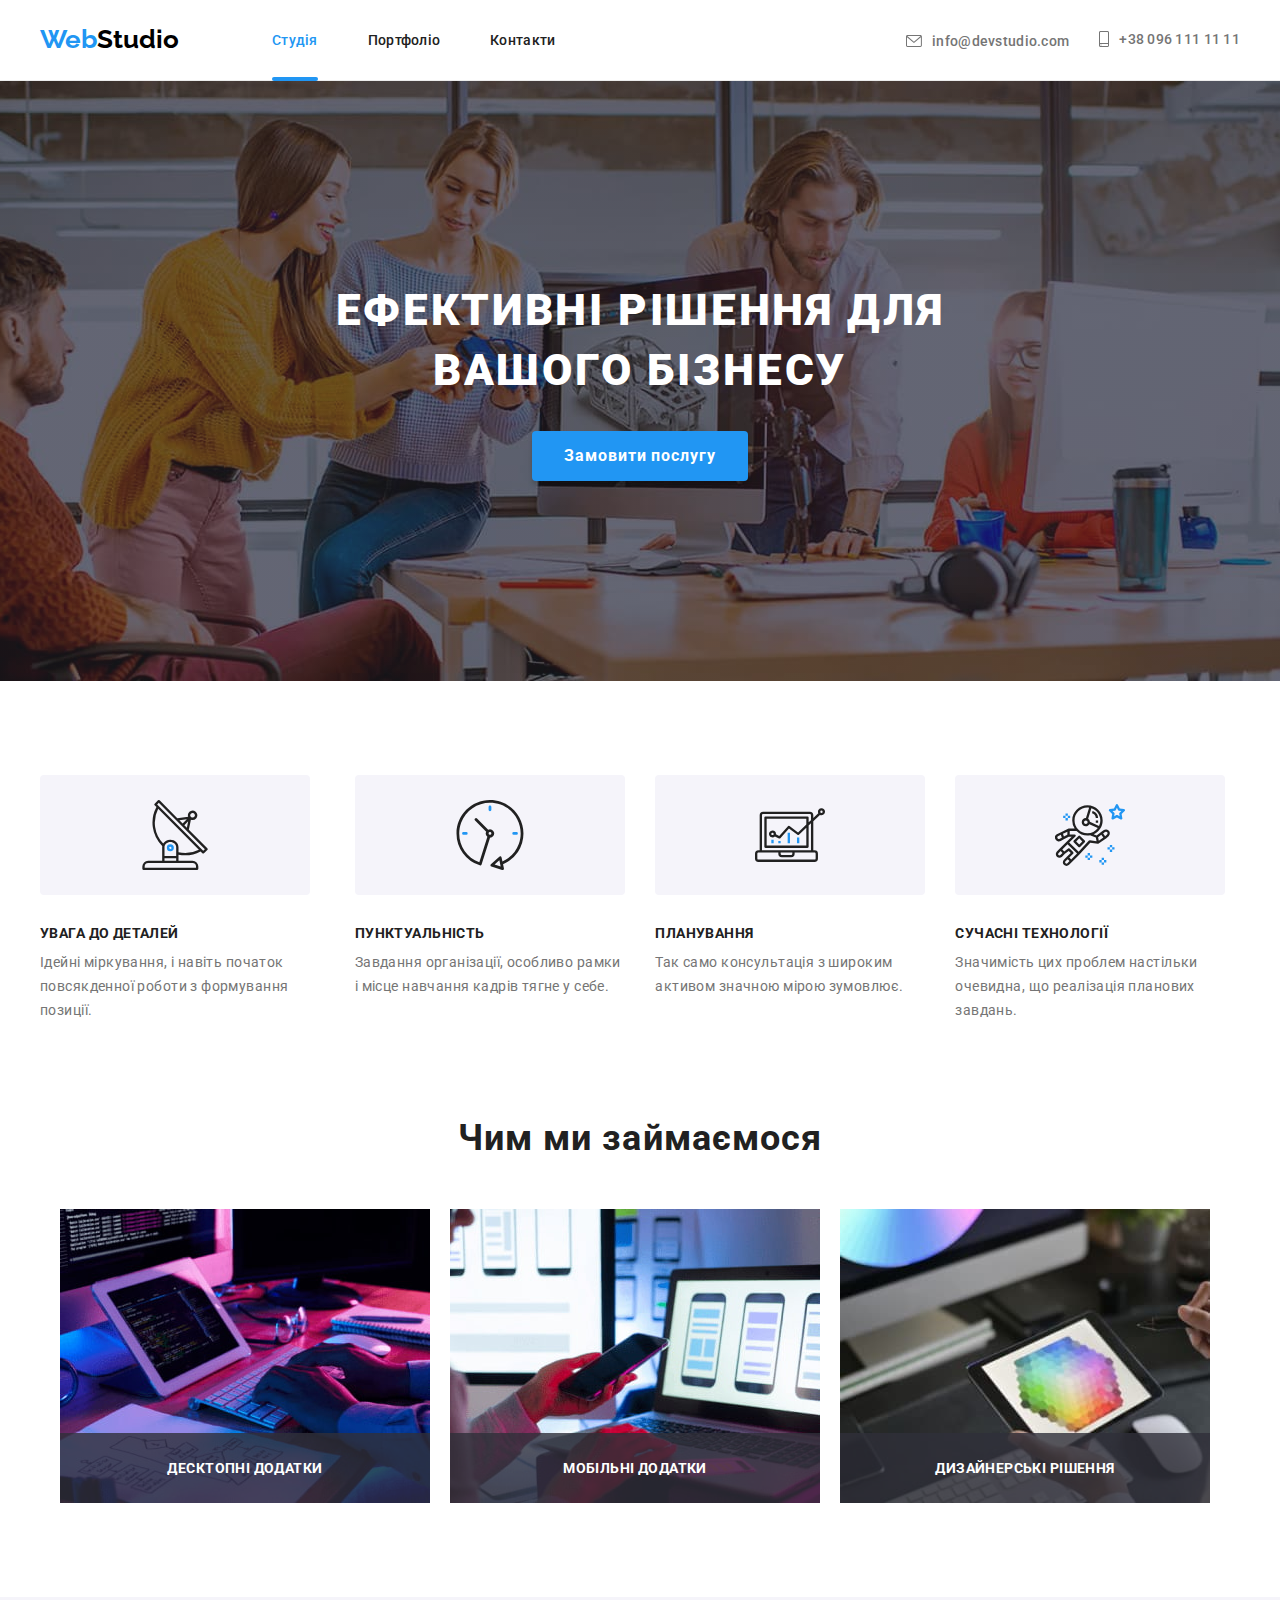
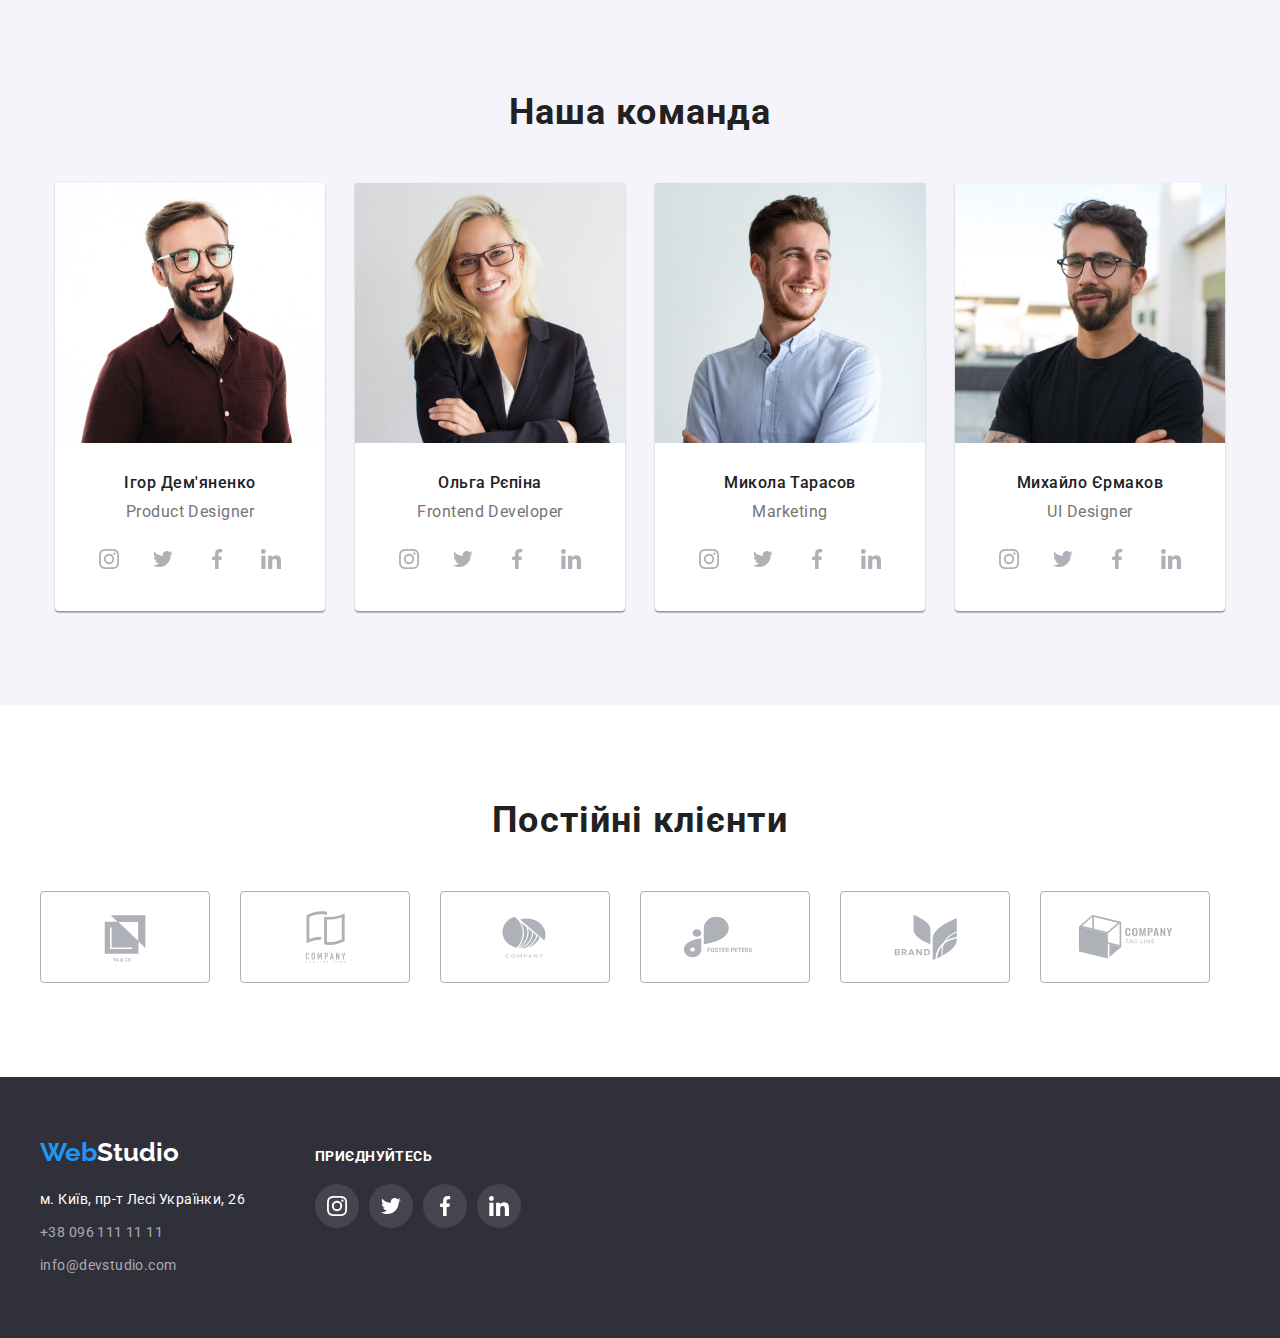
<file: index.html>
<!DOCTYPE html>
<html lang="uk">
  <head>
    <meta charset="UTF-8" />
    <meta http-equiv="X-UA-Compatible" content="IE=edge" />
    <meta name="viewport" content="width=device-width, initial-scale=1.0" />
    <title>Document</title>
    <link
      href="https://fonts.googleapis.com/css2?family=Raleway:wght@700&family=Roboto:wght@400;500;700;900&display=swap"
      rel="stylesheet"
    />
    <link
      rel="stylesheet"
      href="https://cdnjs.cloudflare.com/ajax/libs/modern-normalize/1.1.0/modern-normalize.min.css"
    />
    <link rel="stylesheet" href="./CSS/styless.css" />
  </head>

  <body>
    <header class="header">
      <div class="container container-flex">
        <a href="index.html" class="logo"><span class="logo-color">Web</span>Studio</a>
        <!--навігація-->
        <nav>
          <ul class="nav-flex">
            <li><a href="index.html" class="current">Студія</a></li>
            <li><a href="portfolio.html" class="nav-link">Портфоліо</a></li>
            <li><a href="/contacts" class="nav-link">Контакти</a></li>
          </ul>
        </nav>
        <!--контакти-->
        <ul class="contact-flex">
          <li>
            <a href="mailto:info@devstudio.com" class="header-contacts">
              <svg class="icon-mail" width="16" height="12">
                <use href="./images/symbol-defs.svg#icon-mail"></use>
              </svg>
              info@devstudio.com
            </a>
          </li>
          <li>
            <a href="tel:+380961111111" class="header-contacts">
              <svg class="icon-mail" width="10" height="16">
                <use href="./images/symbol-defs.svg#icon-smartphone"></use>
              </svg>
              +38 096 111 11 11</a
            >
          </li>
        </ul>
      </div>
    </header>

    <main>
      <!--заголовок-->
      <section class="hero">
        <div class="container">
          <h1 class="title">Ефективні рішення для вашого бізнесу</h1>
          <!-- <h1 class="title">Ефективні рішення для вашого бізнесу</h1> -->
          <button type="button" class="order-button" data-modal-open>Замовити послугу</button>
        </div>
      </section>

      <section class="benefits-padding">
        <!--Скритий заголовок-->
        <div class="container">
          <div>
            <h2 class="visually-hidden">НАШІ ПЕРЕВАГИ</h2>
            <ul class="benefits-item">
              <li class="list-item">
                <div class="benefits-icon">
                  <svg width="70" height="70" class="bnf-icon">
                    <use href="./images/symbol-defs.svg#icon-antenna" class="icon-antenna"></use>
                  </svg>
                </div>
                <h3 class="benefits-title">УВАГА ДО ДЕТАЛЕЙ</h3>
                <p class="benefits-text">
                  Ідейні міркування, і навіть початок повсякденної роботи з формування позиції.
                </p>
              </li>
              <li class="list-item">
                <div class="benefits-icon">
                  <svg width="70" height="70" class="bnf-icon">
                    <use href="./images/symbol-defs.svg#icon-clock" class="icon-antenna"></use>
                  </svg>
                </div>
                <h3 class="benefits-title">ПУНКТУАЛЬНІСТЬ</h3>
                <p class="benefits-text">
                  Завдання організації, особливо рамки і місце навчання кадрів тягне у себе.
                </p>
              </li>
              <li class="list-item">
                <div class="benefits-icon">
                  <svg width="70" height="70" class="bnf-icon">
                    <use href="./images/symbol-defs.svg#icon-diagram" class="icon-antenna"></use>
                  </svg>
                </div>
                <h3 class="benefits-title">ПЛАНУВАННЯ</h3>
                <p class="benefits-text">
                  Так само консультація з широким активом значною мірою зумовлює.
                </p>
              </li>
              <li class="list-item">
                <div class="benefits-icon">
                  <svg width="70" height="70" class="bnf-icon">
                    <use href="./images/symbol-defs.svg#icon-astronaut" class="icon-antenna"></use>
                  </svg>
                </div>
                <h3 class="benefits-title">СУЧАСНІ ТЕХНОЛОГІЇ</h3>
                <p class="benefits-text">
                  Значимість цих проблем настільки очевидна, що реалізація планових завдань.
                </p>
              </li>
            </ul>
          </div>
        </div>
      </section>

      <!-- Чим ми займаємося -->

      <section class="directions">
        <div class="container">
          <h2 class="directions-title">Чим ми займаємося</h2>
          <ul class="directions-list">
            <li class="diractions-item">
              <img
                src="./images/tablet.jpg"
                alt="Чоловік пише код на планшеті з клавіатурою"
                width="370"
                class="img-block"
              />

              <div class="direction-overlay">
                <p class="direction-overlay-text">Десктопні додатки</p>
              </div>
            </li>
            <li class="diractions-item">
              <img
                src="./images/laptop.jpg"
                alt="Дизайнер робить макет мобільного додатку"
                width="370"
                class="img-block"
              />
              <div class="direction-overlay">
                <p class="direction-overlay-text">Мобільні додатки</p>
              </div>
            </li>
            <li class="diractions-item">
              <img
                src="./images/colorama.jpg"
                alt="Дизайнер тримає планшет"
                width="370"
                class="img-block"
              />
              <div class="direction-overlay">
                <p class="direction-overlay-text">Дизайнерські рішення</p>
              </div>
            </li>
          </ul>
        </div>
      </section>

      <!--наша команда-->

      <section class="team">
        <div class="container">
          <h2 class="team-title">Наша команда</h2>
          <ul class="team-flex">
            <li class="team-card">
              <img
                src="./images/product-designer.jpg"
                alt="Чоловык в окулярах та бородою"
                width="270"
                class="team-img"
              />
              <div class="team-text">
                <h3 class="team-name">Ігор Дем'яненко</h3>
                <p class="team-position">Product Designer</p>

                <ul class="team-list">
                  <li>
                    <a href="" class="soc-link">
                      <svg width="20" height="20">
                        <use href="./images/symbol-defs.svg#icon-instagram"></use>
                      </svg>
                    </a>
                  </li>
                  <li>
                    <a href="" class="soc-link">
                      <svg width="20" height="20">
                        <use href="./images/symbol-defs.svg#icon-tviter"></use>
                      </svg>
                    </a>
                  </li>
                  <li>
                    <a href="" class="soc-link">
                      <svg width="20" height="20">
                        <use href="./images/symbol-defs.svg#icon-facebook"></use>
                      </svg>
                    </a>
                  </li>
                  <li>
                    <a href="" class="soc-link">
                      <svg width="20" height="20">
                        <use href="./images/symbol-defs.svg#icon-linkedin"></use>
                      </svg>
                    </a>
                  </li>
                </ul>
              </div>
            </li>

            <li class="team-card">
              <img
                src="./images/frontend-developer.jpg"
                alt="Усміхнена жінка з білими воллосям"
                width="270"
                class="team-img"
              />
              <div class="team-text">
                <h3 class="team-name">Ольга Рєпіна</h3>
                <p class="team-position">Frontend Developer</p>
                <ul class="team-list">
                  <li>
                    <a href="" class="soc-link">
                      <svg width="20" height="20">
                        <use href="./images/symbol-defs.svg#icon-instagram"></use>
                      </svg>
                    </a>
                  </li>
                  <li>
                    <a href="" class="soc-link">
                      <svg width="20" height="20">
                        <use href="./images/symbol-defs.svg#icon-tviter"></use>
                      </svg>
                    </a>
                  </li>
                  <li>
                    <a href="" class="soc-link">
                      <svg width="20" height="20">
                        <use href="./images/symbol-defs.svg#icon-facebook"></use>
                      </svg>
                    </a>
                  </li>
                  <li>
                    <a href="" class="soc-link">
                      <svg width="20" height="20">
                        <use href="./images/symbol-defs.svg#icon-linkedin"></use>
                      </svg>
                    </a>
                  </li>
                </ul>
              </div>
            </li>

            <li class="team-card">
              <img
                src="./images/marketing.jpg"
                alt="Молодий усміхнений брюнет"
                width="270"
                class="team-img"
              />
              <div class="team-text">
                <h3 class="team-name">Микола Тарасов</h3>
                <p class="team-position">Marketing</p>
                <ul class="team-list">
                  <li>
                    <a href="" class="soc-link">
                      <svg width="20" height="20">
                        <use href="./images/symbol-defs.svg#icon-instagram"></use>
                      </svg>
                    </a>
                  </li>
                  <li>
                    <a href="" class="soc-link">
                      <svg width="20" height="20">
                        <use href="./images/symbol-defs.svg#icon-tviter"></use>
                      </svg>
                    </a>
                  </li>
                  <li>
                    <a href="" class="soc-link">
                      <svg width="20" height="20">
                        <use href="./images/symbol-defs.svg#icon-facebook"></use>
                      </svg>
                    </a>
                  </li>
                  <li>
                    <a href="" class="soc-link">
                      <svg width="20" height="20">
                        <use href="./images/symbol-defs.svg#icon-linkedin"></use>
                      </svg>
                    </a>
                  </li>
                </ul>
              </div>
            </li>
            <li class="team-card">
              <img
                src="./images/ui-designer.jpg"
                alt="Чоловік з бородою в окулярах"
                width="270"
                class="team-img"
              />
              <div class="team-text">
                <h3 class="team-name">Михайло Єрмаков</h3>
                <p class="team-position">UI Designer</p>
                <ul class="team-list">
                  <li>
                    <a href="" class="soc-link">
                      <svg width="20" height="20">
                        <use href="./images/symbol-defs.svg#icon-instagram"></use>
                      </svg>
                    </a>
                  </li>
                  <li>
                    <a href="" class="soc-link">
                      <svg width="20" height="20">
                        <use href="./images/symbol-defs.svg#icon-tviter"></use>
                      </svg>
                    </a>
                  </li>
                  <li>
                    <a href="" class="soc-link">
                      <svg width="20" height="20">
                        <use href="./images/symbol-defs.svg#icon-facebook"></use>
                      </svg>
                    </a>
                  </li>
                  <li>
                    <a href="" class="soc-link">
                      <svg width="20" height="20">
                        <use href="./images/symbol-defs.svg#icon-linkedin"></use>
                      </svg>
                    </a>
                  </li>
                </ul>
              </div>
            </li>
          </ul>
        </div>
      </section>

      <section class="regular-clients">
        <div class="container">
          <h2 class="clietnts-title">Постійні клієнти</h2>
          <ul class="regular-clients-list">
            <li class="regular-clients-item">
              <a class="regular-clients-link">
                <svg class="clients-logo">
                  <use href="./images/symbol-defs.svg#icon-ya-co" class="clients-logo"></use>
                </svg>
              </a>
            </li>
            <li class="regular-clients-item">
              <a class="regular-clients-link">
                <svg class="clients-logo">
                  <use href="./images/symbol-defs.svg#icon-tagline" class="clients-logo"></use>
                </svg>
              </a>
            </li>
            <li class="regular-clients-item">
              <a class="regular-clients-link">
                <svg class="clients-logo">
                  <use href="./images/symbol-defs.svg#icon-company" class="clients-logo"></use>
                </svg>
              </a>
            </li>
            <li class="regular-clients-item">
              <a class="regular-clients-link">
                <svg class="clients-logo">
                  <use href="./images/symbol-defs.svg#icon-fosterpeters" class="clients-logo"></use>
                </svg>
              </a>
            </li>
            <li class="regular-clients-item">
              <a class="regular-clients-link">
                <svg class="clients-logo">
                  <use href="./images/symbol-defs.svg#icon-leaf-logo" class="clients-logo"></use>
                </svg>
              </a>
            </li>
            <li class="regular-clients-item">
              <a class="regular-clients-link">
                <svg class="clients-logo">
                  <use href="./images/symbol-defs.svg#icon-cube-logo" class="clients-logo"></use>
                </svg>
              </a>
            </li>
          </ul>
        </div>
      </section>
    </main>

    <footer class="adress-bg">
      <div class="container footer-flex">
        <div>
          <a href="index.html" class="footer-logo"><span class="logo-color">Web</span>Studio</a>
          <address>
            <ul class="footer-list">
              <li class="footer-item">
                <a href="https://goo.gl/maps/7Db7DbjJBNrfCCmd9" class="footer-address"
                  >м. Київ, пр-т Лесі Українки, 26</a
                >
              </li>
              <li class="footer-item">
                <a href="tel:+380961111111" class="footer-contacts">+38 096 111 11 11</a>
              </li>
              <li class="footer-item">
                <a href="mailto:info@devstudio.com" class="footer-contacts">info@devstudio.com</a>
              </li>
            </ul>
          </address>
        </div>

        <div class="footer-soc-links">
          <h3 class="footer-soc-title">приєднуйтесь</h3>
          <ul class="footer-inks-list">
            <li>
              <a href="" class="footer-soc-link">
                <svg width="20" height="20">
                  <use href="./images/symbol-defs.svg#icon-instagram"></use>
                </svg>
              </a>
            </li>
            <li>
              <a href="" class="footer-soc-link">
                <svg width="20" height="20">
                  <use href="./images/symbol-defs.svg#icon-tviter"></use>
                </svg>
              </a>
            </li>

            <li>
              <a href="" class="footer-soc-link">
                <svg width="20" height="20">
                  <use href="./images/symbol-defs.svg#icon-facebook"></use>
                </svg>
              </a>
            </li>
            <li>
              <a href="" class="footer-soc-link">
                <svg width="20" height="20">
                  <use href="./images/symbol-defs.svg#icon-linkedin"></use>
                </svg>
              </a>
            </li>
          </ul>
        </div>
      </div>
    </footer>
    <div class="backdrop is-hidden" data-modal>
      <div class="modal">
        <button class="modal-close" data-modal-close>
          <svg width="11" height="11">
            <use href="./images/symbol-defs.svg#modal-close-icon"></use>
          </svg>
        </button>
      </div>
    </div>
    <script src="./js/modal.js"></script>
  </body>
</html>
</file>
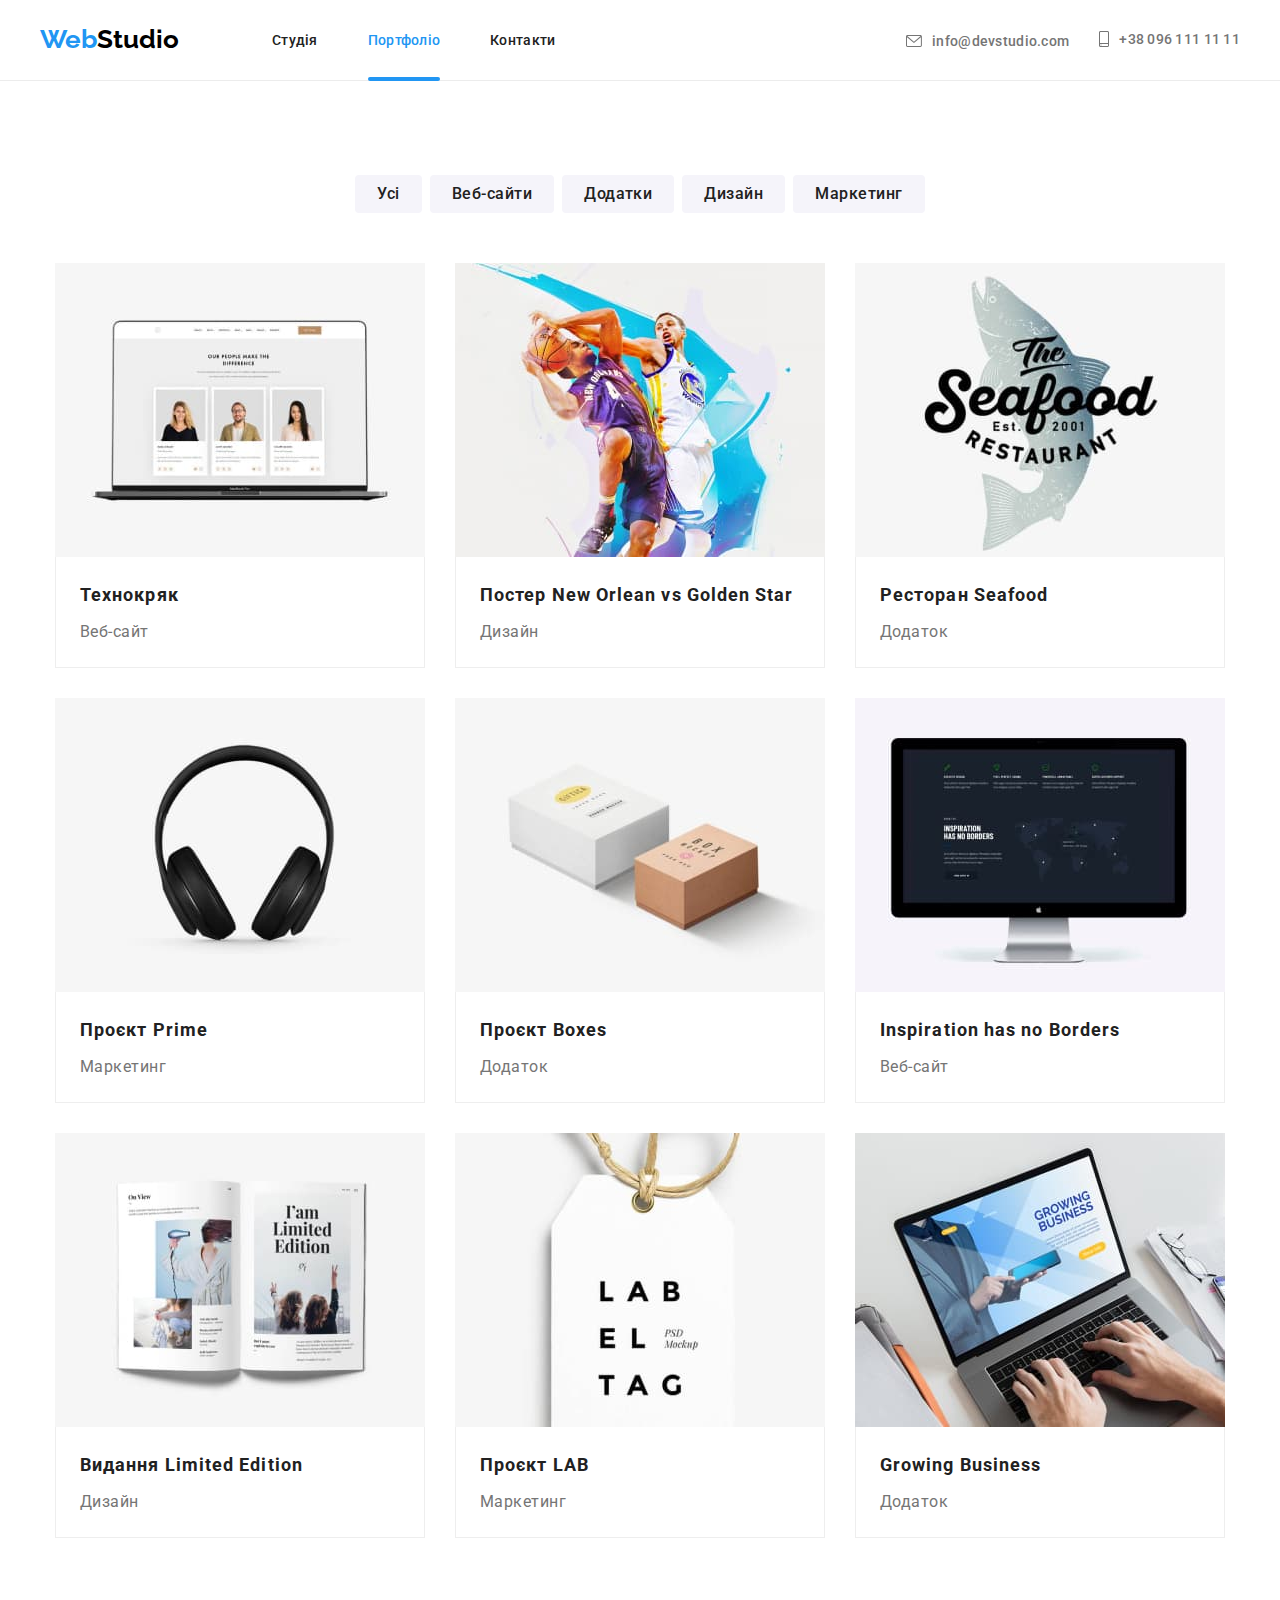
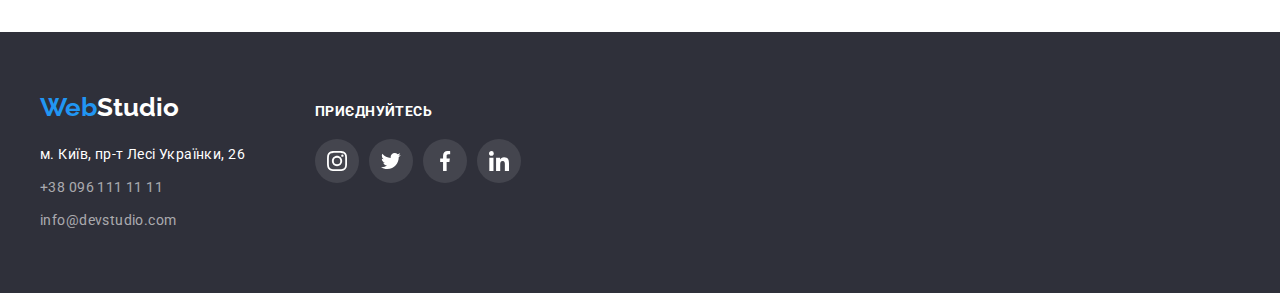
<file: portfolio.html>
<!DOCTYPE html>
<html lang="uk">
  <head>
    <meta charset="UTF-8" />
    <meta http-equiv="X-UA-Compatible" content="IE=edge" />
    <meta name="viewport" content="width=device-width, initial-scale=1.0" />
    <title>Portfolio</title>
    <link
      href="https://fonts.googleapis.com/css2?family=Raleway:wght@700&family=Roboto:wght@400;500;700;900&display=swap"
      rel="stylesheet"
    />
    <link
      rel="stylesheet"
      href="https://cdnjs.cloudflare.com/ajax/libs/modern-normalize/1.1.0/modern-normalize.min.css"
    />
    <link rel="stylesheet" href="./CSS/styless.css" />
  </head>

  <body>
    <!-- Лого -->
    <header class="header">
      <div class="container container-flex">
        <a href="index.html" class="logo"><span class="logo-color">Web</span>Studio</a>
        <!--навігація-->
        <nav>
          <ul class="nav-flex">
            <li><a href="index.html" class="nav-link">Студія</a></li>
            <li><a href="portfolio.html" class="current">Портфоліо</a></li>
            <li><a href="/contacts" class="nav-link">Контакти</a></li>
          </ul>
        </nav>
        <!--контакти-->
        <ul class="contact-flex">
          <li>
            <a href="mailto:info@devstudio.com" class="header-contacts">
              <svg class="icon-mail" width="16" height="12">
                <use href="./images/symbol-defs.svg#icon-mail"></use>
              </svg>
              info@devstudio.com
            </a>
          </li>
          <li>
            <a href="tel:+380961111111" class="header-contacts">
              <svg class="icon-mail" width="10" height="16">
                <use href="./images/symbol-defs.svg#icon-smartphone"></use>
              </svg>
              +38 096 111 11 11</a
            >
          </li>
        </ul>
      </div>
    </header>

    <main>
      <section class="portfolio">
        <div class="container">
          <h1 class="visually-hidden">Портфоліо</h1>
          <!-- Фільтр -->

          <ul class="filter-button-list">
            <li><button type="button" class="filter-button">Усі</button></li>
            <li>
              <button type="button" class="filter-button">Веб-сайти</button>
            </li>
            <li>
              <button type="button" class="filter-button">Додатки</button>
            </li>
            <li><button type="button" class="filter-button">Дизайн</button></li>
            <li>
              <button type="button" class="filter-button">Маркетинг</button>
            </li>
          </ul>
          <!-- портфоліо -->
          <ul class="portfolio-list">
            <li class="portfolio-card">
              <a href="" class="portfolio-item">
                <div class="box">
                  <img
                    src="./images/wepsite-tekhokryak.jpg"
                    alt="веб сайт технокряк"
                    width="370"
                    height="294"
                  />
                  <div class="portfolio-overlay">
                    <p class="box-text">
                      Lorem ipsum dolor sit amet consectetur adipisicing elit. Animi asperiores
                      veniam fugit vero. Ab incidunt necessitatibus, cum consequuntur quia
                      reprehenderit.
                    </p>
                  </div>
                </div>
                <div class="portfolio-item-border">
                  <h2 class="project">Технокряк</h2>
                  <p class="project-type">Веб-сайт</p>
                </div>
              </a>
            </li>
            <li class="portfolio-card">
              <a href="" class="portfolio-item">
                <div class="box">
                  <img
                    src="./images/design-poster.jpg"
                    alt="Постер New Orlean vs Golden Star"
                    width="370"
                    height="294"
                  />
                  <div class="portfolio-overlay">
                    <p class="box-text">
                      Lorem ipsum dolor sit amet consectetur adipisicing elit. Animi asperiores
                      veniam fugit vero. Ab incidunt necessitatibus, cum consequuntur quia
                      reprehenderit.
                    </p>
                  </div>
                </div>
                <div class="portfolio-item-border">
                  <h2 class="project">Постер New Orlean vs Golden Star</h2>
                  <p class="project-type">Дизайн</p>
                </div>
              </a>
            </li>
            <li class="portfolio-card">
              <a href="" class="portfolio-item">
                <div class="box">
                  <img
                    src="./images/app-restaurant.jpg"
                    alt="Ресторан Seafood"
                    width="370"
                    height="294"
                  />
                  <div class="portfolio-overlay">
                    <p class="box-text">
                      Lorem ipsum dolor sit amet consectetur adipisicing elit. Animi asperiores
                      veniam fugit vero. Ab incidunt necessitatibus, cum consequuntur quia
                      reprehenderit.
                    </p>
                  </div>
                </div>
                <div class="portfolio-item-border">
                  <h2 class="project">Ресторан Seafood</h2>
                  <p class="project-type">Додаток</p>
                </div>
              </a>
            </li>
            <li class="portfolio-card">
              <a href="" class="portfolio-item">
                <div class="box">
                  <img
                    src="./images/project-prime.jpg"
                    alt="Проєкт Prime"
                    width="370"
                    height="294"
                  />
                  <div class="portfolio-overlay">
                    <p class="box-text">
                      Lorem ipsum dolor sit amet consectetur adipisicing elit. Animi asperiores
                      veniam fugit vero. Ab incidunt necessitatibus, cum consequuntur quia
                      reprehenderit.
                    </p>
                  </div>
                </div>
                <div class="portfolio-item-border">
                  <h2 class="project">Проєкт Prime</h2>
                  <p class="project-type">Маркетинг</p>
                </div>
              </a>
            </li>
            <li class="portfolio-card">
              <a href="" class="portfolio-item">
                <div class="box">
                  <img
                    src="./images/project-boxes.jpg"
                    alt="Проєкт Boxes"
                    width="370"
                    height="294"
                  />
                  <div class="portfolio-overlay">
                    <p class="box-text">
                      Lorem ipsum dolor sit amet consectetur adipisicing elit. Animi asperiores
                      veniam fugit vero. Ab incidunt necessitatibus, cum consequuntur quia
                      reprehenderit.
                    </p>
                  </div>
                </div>
                <div class="portfolio-item-border">
                  <h2 class="project">Проєкт Boxes</h2>
                  <p class="project-type">Додаток</p>
                </div>
              </a>
            </li>
            <li class="portfolio-card">
              <a href="" class="portfolio-item">
                <div class="box">
                  <img
                    src="./images/website-inspiration-has-no-borders.jpg"
                    alt="Inspiration has no Borders"
                    width="370"
                    height="294"
                  />
                  <div class="portfolio-overlay">
                    <p class="box-text">
                      Lorem ipsum dolor sit amet consectetur adipisicing elit. Animi asperiores
                      veniam fugit vero. Ab incidunt necessitatibus, cum consequuntur quia
                      reprehenderit.
                    </p>
                  </div>
                </div>
                <div class="portfolio-item-border">
                  <h2 class="project">Inspiration has no Borders</h2>
                  <p class="project-type">Веб-сайт</p>
                </div>
              </a>
            </li>
            <li class="portfolio-card">
              <a href="" class="portfolio-item">
                <div class="box">
                  <img
                    src="./images/design-magasine.jpg"
                    alt="Видання Limited Edition"
                    width="370"
                    height="294"
                  />
                  <div class="portfolio-overlay">
                    <p class="box-text">
                      Lorem ipsum dolor sit amet consectetur adipisicing elit. Animi asperiores
                      veniam fugit vero. Ab incidunt necessitatibus, cum consequuntur quia
                      reprehenderit.
                    </p>
                  </div>
                </div>
                <div class="portfolio-item-border">
                  <h2 class="project">Видання Limited Edition</h2>
                  <p class="project-type">Дизайн</p>
                </div>
              </a>
            </li>
            <li class="portfolio-card">
              <a href="" class="portfolio-item">
                <div class="box">
                  <img src="./images/project-lab.jpg" alt="Проєкт LAB" width="370" height="294" />
                  <div class="portfolio-overlay">
                    <p class="box-text">
                      Lorem ipsum dolor sit amet consectetur adipisicing elit. Animi asperiores
                      veniam fugit vero. Ab incidunt necessitatibus, cum consequuntur quia
                      reprehenderit.
                    </p>
                  </div>
                </div>
                <div class="portfolio-item-border">
                  <h2 class="project">Проєкт LAB</h2>
                  <p class="project-type">Маркетинг</p>
                </div>
              </a>
            </li>
            <li class="portfolio-card">
              <a href="" class="portfolio-item">
                <div class="box">
                  <img
                    src="./images/app-growing-business.jpg"
                    alt="Growing Business"
                    width="370"
                    height="294"
                  />
                  <div class="portfolio-overlay">
                    <p class="box-text">
                      Lorem ipsum dolor sit amet consectetur adipisicing elit. Animi asperiores
                      veniam fugit vero. Ab incidunt necessitatibus, cum consequuntur quia
                      reprehenderit.
                    </p>
                  </div>
                </div>
                <div class="portfolio-item-border">
                  <h2 class="project">Growing Business</h2>
                  <p class="project-type">Додаток</p>
                </div>
              </a>
            </li>
          </ul>
        </div>
      </section>
    </main>

    <footer class="adress-bg">
      <div class="container footer-flex">
        <div>
          <a href="index.html" class="footer-logo"><span class="logo-color">Web</span>Studio</a>
          <address>
            <ul class="footer-list">
              <li class="footer-item">
                <a href="https://goo.gl/maps/7Db7DbjJBNrfCCmd9" class="footer-address"
                  >м. Київ, пр-т Лесі Українки, 26</a
                >
              </li>
              <li class="footer-item">
                <a href="tel:+380961111111" class="footer-contacts">+38 096 111 11 11</a>
              </li>
              <li class="footer-item">
                <a href="mailto:info@devstudio.com" class="footer-contacts">info@devstudio.com</a>
              </li>
            </ul>
          </address>
        </div>

        <div class="footer-soc-links">
          <h3 class="footer-soc-title">приєднуйтесь</h3>
          <ul class="footer-inks-list">
            <li>
              <a href="" class="footer-soc-link">
                <svg width="20" height="20">
                  <use href="./images/symbol-defs.svg#icon-instagram"></use>
                </svg>
              </a>
            </li>
            <li>
              <a href="" class="footer-soc-link">
                <svg width="20" height="20">
                  <use href="./images/symbol-defs.svg#icon-tviter"></use>
                </svg>
              </a>
            </li>
            <li>
              <a href="" class="footer-soc-link">
                <svg width="20" height="20">
                  <use href="./images/symbol-defs.svg#icon-facebook"></use>
                </svg>
              </a>
            </li>
            <li>
              <a href="" class="footer-soc-link">
                <svg width="20" height="20">
                  <use href="./images/symbol-defs.svg#icon-linkedin"></use>
                </svg>
              </a>
            </li>
          </ul>
        </div>
      </div>
    </footer>
  </body>
</html>
</file>
<file: CSS/styless.css>
:root {
  --primary-text-color: #212121;
  --secondary-text-color: #757575;
  --accent-color: rgb(33, 150, 243);
  --team-section-background: #f5f4fa;
  --dark-background-color: #2f303a;
  --filter-button-background-color: #f5f4fa;
  --footer-contacts-text-color: rgba(255, 255, 255, 0.6);
  --second-logo-color: #000000;
  --button-background: #188ce8;
  --text-color-white: #ffffff;
  --header-line-color: #ececec;
  --soctial-icon-color: #afb1b8;
  --direction-overlay-bg-color: #2f303acc;
}

*,
*::before,
*::after {
  box-sizing: border-box;
}

h1,
h2,
h3,
h4,
h5,
p,
ul {
  margin-bottom: 0;
  margin-top: 0;
}

body {
  font-family: 'Roboto', sans-serif;
  color: var(--primary-text-color);
}

ul {
  list-style-type: none;
  padding-inline-start: 0;
}

.container {
  width: 1230px;
  padding-left: 15px;
  padding-right: 15px;
  margin-left: auto;
  margin-right: auto;
}

/* хедер */

.container-flex {
  align-items: center;
  display: flex;
}

.header {
  border-bottom: 1px solid var(--header-line-color);
  background-color: var(--text-color-white);
}

.logo {
  font-family: 'Raleway', sans-serif;
  text-decoration: none;
  color: var(--second-logo-color);
  font-style: normal;
  font-weight: 700;
  font-size: 26px;
  line-height: 1.1923;
  display: inline-block;
  padding-top: 24px;
  padding-bottom: 25px;
}

.logo-color {
  color: var(--accent-color);
}

.nav-list-item {
  padding-top: 24px;
  padding-bottom: 25px;
}

.nav-link {
  text-decoration: none;
  font-weight: 500;
  font-size: 14px;
  line-height: 1.1428;
  letter-spacing: 0.02em;
  color: var(--primary-text-color);
  padding-top: 24px;
  padding-bottom: 25px;

  transition-property: color;
  transition-timing-function: cubic-bezier(0.4, 0, 0.2, 1);
  transition-delay: 0ms;
  transition-duration: 250ms;
}

.nav-link:hover,
.nav-link:focus,
.header-contacts:hover,
.header-contacts:focus {
  color: var(--accent-color);
}

.nav-flex {
  display: flex;
  gap: 50px;
  margin-left: 93px;
}

.current {
  position: relative;
  text-decoration: none;
  font-weight: 500;
  font-size: 14px;
  line-height: 1.1428;
  letter-spacing: 0.02em;
  color: var(--accent-color);
}

.current::after {
  position: absolute;
  content: '';
  width: 100%;
  height: 4px;
  left: 0px;
  top: 45px;

  background: var(--accent-color);
  border-radius: 2px;
}

.header-contacts {
  text-decoration: none;
  font-weight: 500;
  font-size: 14px;
  line-height: 1.1428;
  letter-spacing: 0.02em;
  color: var(--secondary-text-color);
  display: flex;
  align-items: center;

  transition-property: color;
  transition-timing-function: cubic-bezier(0.4, 0, 0.2, 1);
  transition-delay: 0ms;
  transition-duration: 250ms;
}

.header-contacts:hover,
.header-contacts:focus {
  color: var(--accent-color);
}

.contact-flex {
  display: flex;
  gap: 30px;
  margin-left: auto;
  align-items: baseline;
}

.icon-mail {
  margin-right: 10px;
  align-items: baseline;
  display: inline-block;
  fill: currentColor;
}

/* основна частина */

.hero {
  text-align: center;
  padding-top: 200px;
  padding-bottom: 200px;
  background-image: linear-gradient(rgba(47, 48, 58, 0.4), rgba(47, 48, 58, 0.4)),
    url(../images/hero-bg.jpg);
  background-repeat: no-repeat;
  background-position: center;
  background-size: contain;
  background-size: 1600px;
  max-width: 1600px;
  height: 600px;
  margin: 0 auto;
}

.title {
  font-size: 44px;
  line-height: 1.3636;
  font-weight: 900;
  letter-spacing: 0.06em;
  text-transform: uppercase;
  color: var(--text-color-white);

  margin-bottom: 30px;
  width: 696px;

  margin-left: auto;
  margin-right: auto;
}

/* кнопка */

.order-button {
  font-family: 'Roboto', sans-serif;
  text-decoration: none;
  font-weight: 700;
  font-size: 16px;
  line-height: 1.875;
  color: var(--text-color-white);
  background: var(--accent-color);
  display: inline-block;
  letter-spacing: 0.06em;
  cursor: pointer;
  box-shadow: 0px 4px 4px rgba(0, 0, 0, 0.15);
  border-radius: 4px;
  border: none;
  min-width: 216px;
  padding-bottom: 10px;
  padding-top: 10px;

  margin-left: auto;
  margin-right: auto;

  transition-property: background-color;
  transition-timing-function: cubic-bezier(0.4, 0, 0.2, 1);
  transition-delay: 0ms;
  transition-duration: 250ms;
}

.order-button:focus,
.order-button:hover {
  background-color: var(--button-background);
}

/* переваги */

.visually-hidden {
  position: absolute;
  width: 1px;
  height: 1px;
  margin: -1px;
  border: 0;
  padding: 0;
  white-space: nowrap;
  clip-path: inset(100%);
  clip: rect(0 0 0 0);
  overflow: hidden;
}

.benefits-icon {
  height: 120px;
  width: 270px;
  margin-bottom: 30px;
  border-radius: 4px;
  background-color: var(--team-section-background);
  display: flex;
  align-items: center;

  justify-content: center;
}

.benefits-title {
  font-size: 14px;
  line-height: 1.1418;
  letter-spacing: 0.03em;
  text-transform: uppercase;

  margin-bottom: 10px;
}

.benefits-padding {
  padding-top: 94px;
  padding-bottom: 94px;
}

.benefits-item {
  display: flex;
  justify-content: center;
  align-items: normal;
  gap: 30px;
}

.benefits-item li {
  align-items: center;
  width: calc((100% - 90) / 4);
}

.benefits-text {
  color: var(--secondary-text-color);
  font-size: 14px;
  line-height: 1.7142;
  letter-spacing: 0.03em;
}

/* Чим ми займаємося */

.directions {
  padding-bottom: 94px;
}

.directions-title {
  font-size: 36px;
  line-height: 1.1666;
  letter-spacing: 0.03em;

  text-align: center;
  margin-top: 0;
  margin-bottom: 50px;
}

.img-block {
  display: block;
}

.directions-list {
  margin-left: auto;
  margin-right: auto;
  display: flex;
  gap: 10px;
  align-items: center;
  justify-content: center;
}

.diractions-item {
  position: relative;
  width: calc((100% - 60px) / 3);
}

.direction-overlay {
  position: absolute;
  width: 370px;
  height: 70px;
  bottom: 0;
  background-color: var(--direction-overlay-bg-color);
}

.direction-overlay-text {
  position: absolute;

  font-weight: 700;
  font-size: 14px;
  line-height: 1.1428;
  text-align: center;
  letter-spacing: 0.03em;
  text-transform: uppercase;
  color: var(--text-color-white);

  top: 50%;
  left: 50%;
  transform: translate(-50%, -50%);
}

/* Наша команда */

.team {
  background: var(--team-section-background);
  text-align: center;
  padding-top: 94px;
  padding-bottom: 94px;
}

.team-flex {
  display: flex;
  justify-content: center;
  gap: 30px;
  margin: 0%;
}

.team-card {
  background-color: var(--text-color-white);
  box-shadow: 0px 1px 3px rgba(0, 0, 0, 0.12), 0px 1px 1px rgba(0, 0, 0, 0.14),
    0px 2px 1px rgba(0, 0, 0, 0.2);
  border-radius: 0px 0px 4px 4px;
}

.team-title {
  display: inline-block;
  font-size: 36px;
  line-height: 1.1666;
  letter-spacing: 0.03em;
  margin-bottom: 50px;
  margin-left: auto;
  margin-right: auto;
}

.team-img {
  margin-left: auto;
  margin-right: auto;
  display: block;
}

.team-name {
  font-weight: 500;
  font-size: 16px;
  line-height: 1.1875;
  text-align: center;
  letter-spacing: 0.03em;

  margin-bottom: 10px;
}

.team-position {
  color: var(--secondary-text-color);
  font-size: 16px;
  line-height: 1.1875;
  letter-spacing: 0.03em;

  text-align: center;
}

.team-list {
  margin-left: auto;
  margin-right: auto;
  display: flex;
  gap: 10px;
  align-items: center;
  justify-content: center;
  margin-top: 16px;
}

.team-list li {
  width: 44px;
  height: 44px;
}

.soc-link {
  border-radius: 50%;
  width: 100%;
  height: 100%;
  fill: var(--soctial-icon-color);
  display: flex;
  align-items: center;
  justify-content: center;

  transition-property: fill, background-color;
  transition-duration: 250ms;
  transition-timing-function: cubic-bezier(0.4, 0, 0.2, 1);
  transition-delay: 0;
}

.soc-link:hover,
.soc-link:focus {
  fill: var(--text-color-white);
  background-color: var(--accent-color);
}

.team-text {
  padding-top: 30px;
  padding-bottom: 30px;
}

/*Регулярні Клієнті */

.clietnts-title {
  font-size: 36px;
  line-height: 1.1666;
  letter-spacing: 0.03em;
  margin-bottom: 50px;
  text-align: center;
  margin-left: auto;
  margin-right: auto;
}

.regular-clients {
  background-color: var(--text-color-white);
  padding-top: 94px;
  padding-bottom: 94px;
}

.regular-clients-list {
  display: flex;
  gap: 30px;
}
.regular-clients-item {
  display: block;
  width: 170px;
  height: 92px;
}

.regular-clients-link {
  border: 1px solid;
  border-color: var(--soctial-icon-color);
  color: var(--soctial-icon-color);
  border-radius: 4px;
  padding: 16px 32px;
  cursor: pointer;
  width: 100%;
  height: 100%;
  display: inline-block;

  transition-property: color, border-color;
  transition-duration: 250ms;
  transition-timing-function: cubic-bezier(0.4, 0, 0.2, 1);
  transition-delay: 0;
}

.regular-clients-link svg {
  width: 106px;
  height: 60px;
  fill: var(--soctial-icon-color);
}

.regular-clients-link:hover,
.regular-clients-link:focus {
  color: var(--accent-color);

  border-color: var(--accent-color);
}

/* футер */

.adress-bg {
  padding-top: 60px;
  padding-bottom: 60px;
}

.footer-logo {
  font-family: 'Raleway', sans-serif;
  text-decoration: none;
  font-style: normal;
  font-weight: 700;
  font-size: 26px;
  line-height: 1.1923;
  color: var(--text-color-white);

  display: inline-block;
  margin-bottom: 20px;
}

.footer-address {
  font-weight: 400;
  font-size: 14px;
  line-height: 1.7142;
  letter-spacing: 0.03em;
  color: var(--text-color-white);
  text-decoration: none;
  font-style: normal;

  transition-property: color;
  transition-duration: 250ms;
  transition-timing-function: cubic-bezier(0.4, 0, 0.2, 1);
  transition-delay: 0;
}

.footer-contacts {
  font-style: normal;
  font-weight: 400;
  font-size: 14px;
  line-height: 1.7142;
  letter-spacing: 0.03em;
  color: var(--footer-contacts-text-color);
  text-decoration: none;

  transition-property: color;
  transition-duration: 250ms;
  transition-timing-function: cubic-bezier(0.4, 0, 0.2, 1);
  transition-delay: 0;
}

.footer-list {
  padding-left: 0px;
  margin-top: 0px;
}

.footer-item:not(:last-child) {
  margin-bottom: 9px;
}

.footer-contacts:focus,
.footer-contacts:hover,
.footer-address:hover,
.footer-address:focus {
  color: var(--accent-color);
}

.footer-soc-title {
  font-size: 14px;
  line-height: 1.1428;
  letter-spacing: 0.03em;
  text-transform: uppercase;

  margin-bottom: 20px;
  color: var(--text-color-white);
}

.clients-logo {
  fill: currentColor;
}

.footer-flex {
  display: flex;
  gap: 70px;
  align-items: baseline;
}

.footer-soc-link {
  display: inline-block;
  background: rgba(255, 255, 255, 0.1);
  border-radius: 50%;
  width: 100%;
  height: 100%;
  padding: 12px 12px;
  align-items: center;
  justify-content: center;
  fill: var(--text-color-white);

  transition-property: box-shadow, color, background;
  transition-duration: 250ms;
  transition-timing-function: cubic-bezier(0.4, 0, 0.2, 1);
  transition-delay: 0;
}

.footer-soc-link:hover,
.footer-soc-link:focus {
  background: var(--accent-color);
}

.footer-inks-list li {
  width: 44px;
  height: 44px;
}

.footer-inks-list {
  display: flex;
  gap: 10px;
}

/* Сторінка портфоліо */
/* фільтр */

.portfolio {
  padding-top: 94px;
  padding-bottom: 94px;
}

.filter-button-list {
  display: flex;
  gap: 8px;
  justify-content: center;

  margin-bottom: 50px;
}

.filter-button {
  font-family: inherit;
  cursor: pointer;
  font-weight: 500;
  font-size: 16px;
  line-height: 1.625;
  text-align: center;
  letter-spacing: 0.03em;
  color: var(--primary-text-color);
  background: var(--filter-button-background-color);
  border-radius: 4px;
  border: none;
  padding: 6px 22px;

  transition-property: box-shadow, color, background;
  transition-duration: 250ms;
  transition-timing-function: cubic-bezier(0.4, 0, 0.2, 1);
  transition-delay: 0;
}

.filter-button:hover,
.filter-button:focus {
  color: var(--text-color-white);
  background: var(--accent-color);
  box-shadow: 0px 3px 1px rgba(0, 0, 0, 0.1), 0px 1px 2px rgba(0, 0, 0, 0.08),
    0px 2px 2px rgba(0, 0, 0, 0.12);
}

/* оверлей анімація */

.box {
  position: relative;
  overflow: hidden;
}

.portfolio-overlay {
  display: flex;
  position: absolute;
  top: 0;
  left: 0;
  width: 100%;
  height: 100%;
  background: rgba(33, 150, 243, 0.9);

  transform: translateY(100%);
  transition: transform 250ms cubic-bezier(0.4, 0, 0.2, 1);
}

.box-text {
  font-size: 18px;
  line-height: 1.56;

  letter-spacing: 0.03em;

  margin: auto 24px;
  color: var(--text-color-white);
}

.portfolio-card:hover .portfolio-overlay {
  transform: translateY(0%);
}

.portfolio-card:focus .portfolio-overlay {
  transform: translateY(0%);
}

.portfolio-list {
  display: flex;
  justify-content: center;
  gap: 30px;
  flex-wrap: wrap;
}

.portfolio-item {
  display: block;
  text-decoration: none;

  transition-property: box-shadow;
  transition-duration: 250ms;
  transition-timing-function: cubic-bezier(0.4, 0, 0.2, 1);
  transition-delay: 0;
}

.portfolio-item:hover,
.portfolio-item:focus {
  box-shadow: 0px 1px 1px rgba(0, 0, 0, 0.12), 0px 4px 4px rgba(0, 0, 0, 0.06),
    1px 4px 6px rgba(0, 0, 0, 0.16);
}

.portfolio-item img {
  display: block;
}

.portfolio-item-border {
  border-left: 1px solid #eeeeee;
  border-right: 1px solid #eeeeee;
  border-bottom: 1px solid #eeeeee;
  padding-top: 20px;
  padding-bottom: 20px;
  padding-left: 24px;
  padding-right: 24px;
}

.project {
  font-size: 18px;
  line-height: 2;
  letter-spacing: 0.06em;
  color: var(--primary-text-color);
  margin-bottom: 4px;
  /* padding-top: 20px;
  margin-right: 24px;
  margin-left: 24px; */
}

.project-type {
  font-size: 16px;
  line-height: 1.875;
  letter-spacing: 0.03em;
  color: var(--secondary-text-color);
  /* margin-right: 24px;
  margin-left: 24px;
  margin-bottom: 24px; */
}

.adress-bg {
  background: var(--dark-background-color);
}

.footer-list {
  margin-bottom: 0;
}

/* Backdrop */
.backdrop {
  position: fixed;
  top: 0;
  left: 0;
  width: 100%;
  height: 100%;
  background-color: #00000033;
  transition-property: opacity;
  transition-duration: 250ms;
  transition-timing-function: cubic-bezier(0.4, 0, 0.2, 1);
  opacity: 1;
}

.backdrop.is-hidden {
  visibility: hidden;
  pointer-events: none;
  opacity: 0;
}

.modal {
  position: absolute;
  width: 528px;
  height: 581px;

  left: 50%;
  top: 50%;
  transform: translate(-50%, -50%) scale(1) translateY(0%);
  transition: transform 250ms cubic-bezier(0.4, 0, 0.2, 1);

  background-color: var(--text-color-white);
  box-shadow: 0px 1px 3px rgba(0, 0, 0, 0.12), 0px 1px 1px rgba(0, 0, 0, 0.14),
    0px 2px 1px rgba(0, 0, 0, 0.2);
  border-radius: 4px;
}

.backdrop.is-hidden .modal {
  transform: translate(-50%, -50%) scale(1.2) translateY(20%);
}

.modal-close {
  position: absolute;
  top: 8px;
  right: 8px;
  /* transform: translate(-50%, -50%); */
  width: 30px;
  height: 30px;
  border-radius: 50%;
  border: 1px solid rgba(0, 0, 0, 0.1);
  background: var(--text-color-white);
  cursor: pointer;
}
</file>
